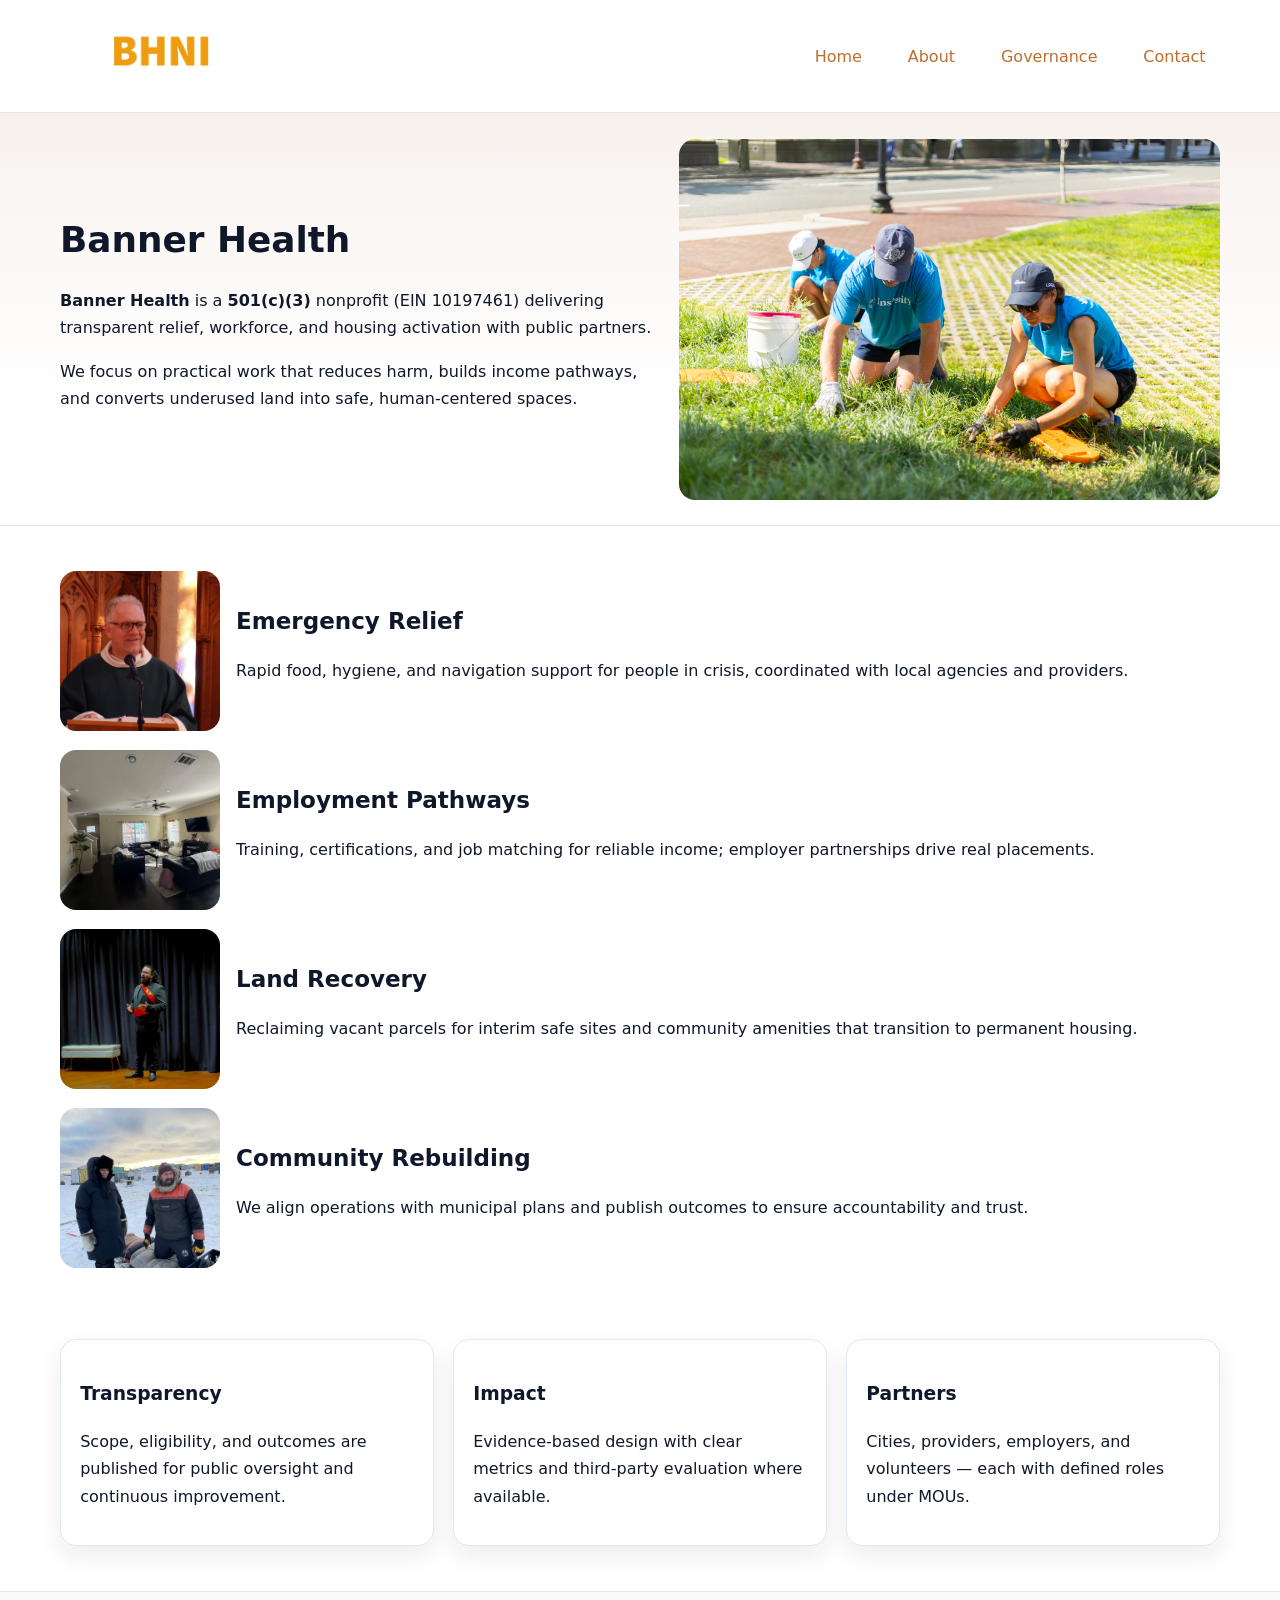
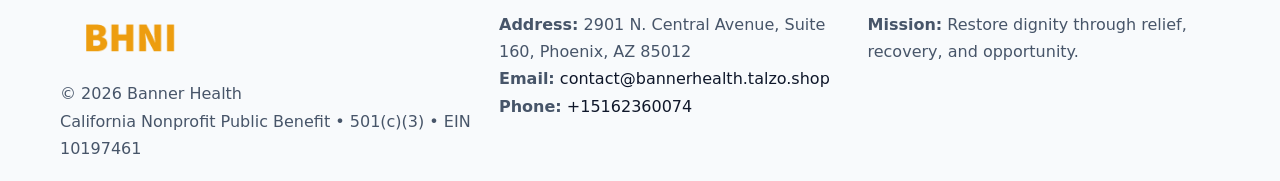
<file: index.html>
<!doctype html><html lang="en"><head>
<meta charset="utf-8"/><meta name="viewport" content="width=device-width,initial-scale=1"/>
<title>Banner Health – Nonprofit • 2025</title>
<link rel="stylesheet" href="assets/styles.css"/>
<link rel="icon" href="images/logo.png"/>
<meta name="data-ein" content="10197461"/>
<meta name="data-name" content="Banner Health"/>
<meta name="data-email" content="contact@bannerhealth.talzo.shop"/>
<meta name="data-phone" content="+15162360074"/>
<meta name="data-address" content="2901 N. Central Avenue, Suite 160,
Phoenix, AZ 85012"/>
<meta name="data-map" content="2901+N+Central+Avenue,+Suite+160,+Phoenix,+AZ+85012"/>
  <meta name="description" content="Our nonprofit strengthens the community with programs focused on public health and family well-being.">
<meta name="facebook-domain-verification" content="l6crusjmdukczvqpcyefvg1yharkv3" />
</head><body>
<div style="position:absolute;left:-9999px;top:-9999px;opacity:0" data-uniq="{{UNIQUE_BLOB}}">
  <span>Our nonprofit strengthens the community with programs focused on public health and family well-being.</span><svg width="12" height="12" viewBox="0 0 12 12" xmlns="http://www.w3.org/2000/svg"><circle cx="6" cy="6" r="5" fill="#2b6cb0"/></svg><img src="images/programs.jpg" width="1" height="1" alt="" loading="lazy"/>
</div>

<header><div class="ca16990f6d1 c74ed0f8f20">
  <a href="index.html"><img src="images/logo.png" alt="Banner Health" style="width:150px"></a>
  <nav>
    <a class="active" href="index.html">Home</a>
    <a href="about.html">About</a>
    <a href="governance.html">Governance</a>
    <a href="contact.html">Contact</a>
  </nav>
</div></header>

<section class="cd06487a17d"><div class="ca16990f6d1">
  <div>
    <h1>Banner Health</h1>
    <p><strong>Banner Health</strong> is a <strong>501(c)(3)</strong> nonprofit (EIN 10197461) delivering transparent relief, workforce, and housing activation with public partners.</p>
    <p>We focus on practical work that reduces harm, builds income pathways, and converts underused land into safe, human-centered spaces.</p>
  </div>
  <img src="images/hero.jpg" alt="Community action"/>
</div></section>

<main class="ca16990f6d1">
  <section class="section">
    <div class="feature"><img src="images/relief.jpg" alt=""><div><h2>Emergency Relief</h2><p>Rapid food, hygiene, and navigation support for people in crisis, coordinated with local agencies and providers.</p></div></div>
    <div class="feature"><img src="images/jobs.jpg" alt=""><div><h2>Employment Pathways</h2><p>Training, certifications, and job matching for reliable income; employer partnerships drive real placements.</p></div></div>
    <div class="feature"><img src="images/land.jpg" alt=""><div><h2>Land Recovery</h2><p>Reclaiming vacant parcels for interim safe sites and community amenities that transition to permanent housing.</p></div></div>
    <div class="feature"><img src="images/community.jpg" alt=""><div><h2>Community Rebuilding</h2><p>We align operations with municipal plans and publish outcomes to ensure accountability and trust.</p></div></div>
  </section>

  <section class="section c1cb2d2a566">
    <article class="c70c071bee0"><h3>Transparency</h3><p>Scope, eligibility, and outcomes are published for public oversight and continuous improvement.</p></article>
    <article class="c70c071bee0"><h3>Impact</h3><p>Evidence-based design with clear metrics and third-party evaluation where available.</p></article>
    <article class="c70c071bee0"><h3>Partners</h3><p>Cities, providers, employers, and volunteers — each with defined roles under MOUs.</p></article>
  </section>
</main>

<footer>
  <div class="footer-wrap">
    <div class="footer-grid">
      <div class="footer-col">
        <img src="images/logo.png" alt="" style="width:140px;margin-bottom:.4rem">
        <div class="small">© <span id="year"></span> Banner Health</div>
        <div class="small">California Nonprofit Public Benefit • 501(c)(3) • EIN 10197461</div>
      </div>
      <div class="footer-col">
        <div class="small"><strong>Address:</strong> 2901 N. Central Avenue, Suite 160,
Phoenix, AZ 85012</div>
        <div class="small"><strong>Email:</strong> <a href="mailto:contact@bannerhealth.talzo.shop">contact@bannerhealth.talzo.shop</a></div>
        <div class="small"><strong>Phone:</strong> <a href="tel:+15162360074">+15162360074</a></div>
      </div>
      <div class="footer-col">
        <div class="small"><strong>Mission:</strong> Restore dignity through relief, recovery, and opportunity.</div>
      </div>
    </div>
  </div>
</footer>

<script>
(function(){
 function m(n){const e=document.querySelector('meta[name="'+n+'"]');return e?e.content:'';}
 function h(s){let x=2166136261>>>0;for(let i=0;i<s.length;i++){x^=s.charCodeAt(i);x=(x*16777619)>>>0;}return x>>>0;}
 const k=(m('data-ein')||m('data-name')||'0').replace(/\s+/g,'');
 const key=h(k),H=key%360,S=55+(key%20),L=46;
 const r=document.documentElement;
 r.style.setProperty('--brand',`hsl(${H} ${S}% ${L}%)`);
 r.style.setProperty('--brand-ink',`hsl(${H} ${Math.min(95,S+10)}% ${Math.max(22,L-18)}%)`);
 r.style.setProperty('--soft',`hsl(${H} ${Math.max(40,S-25)}% 95%)`);
 const y=document.getElementById('year'); if(y) y.textContent=new Date().getFullYear();
})();
</script>
</body></html>
</file>
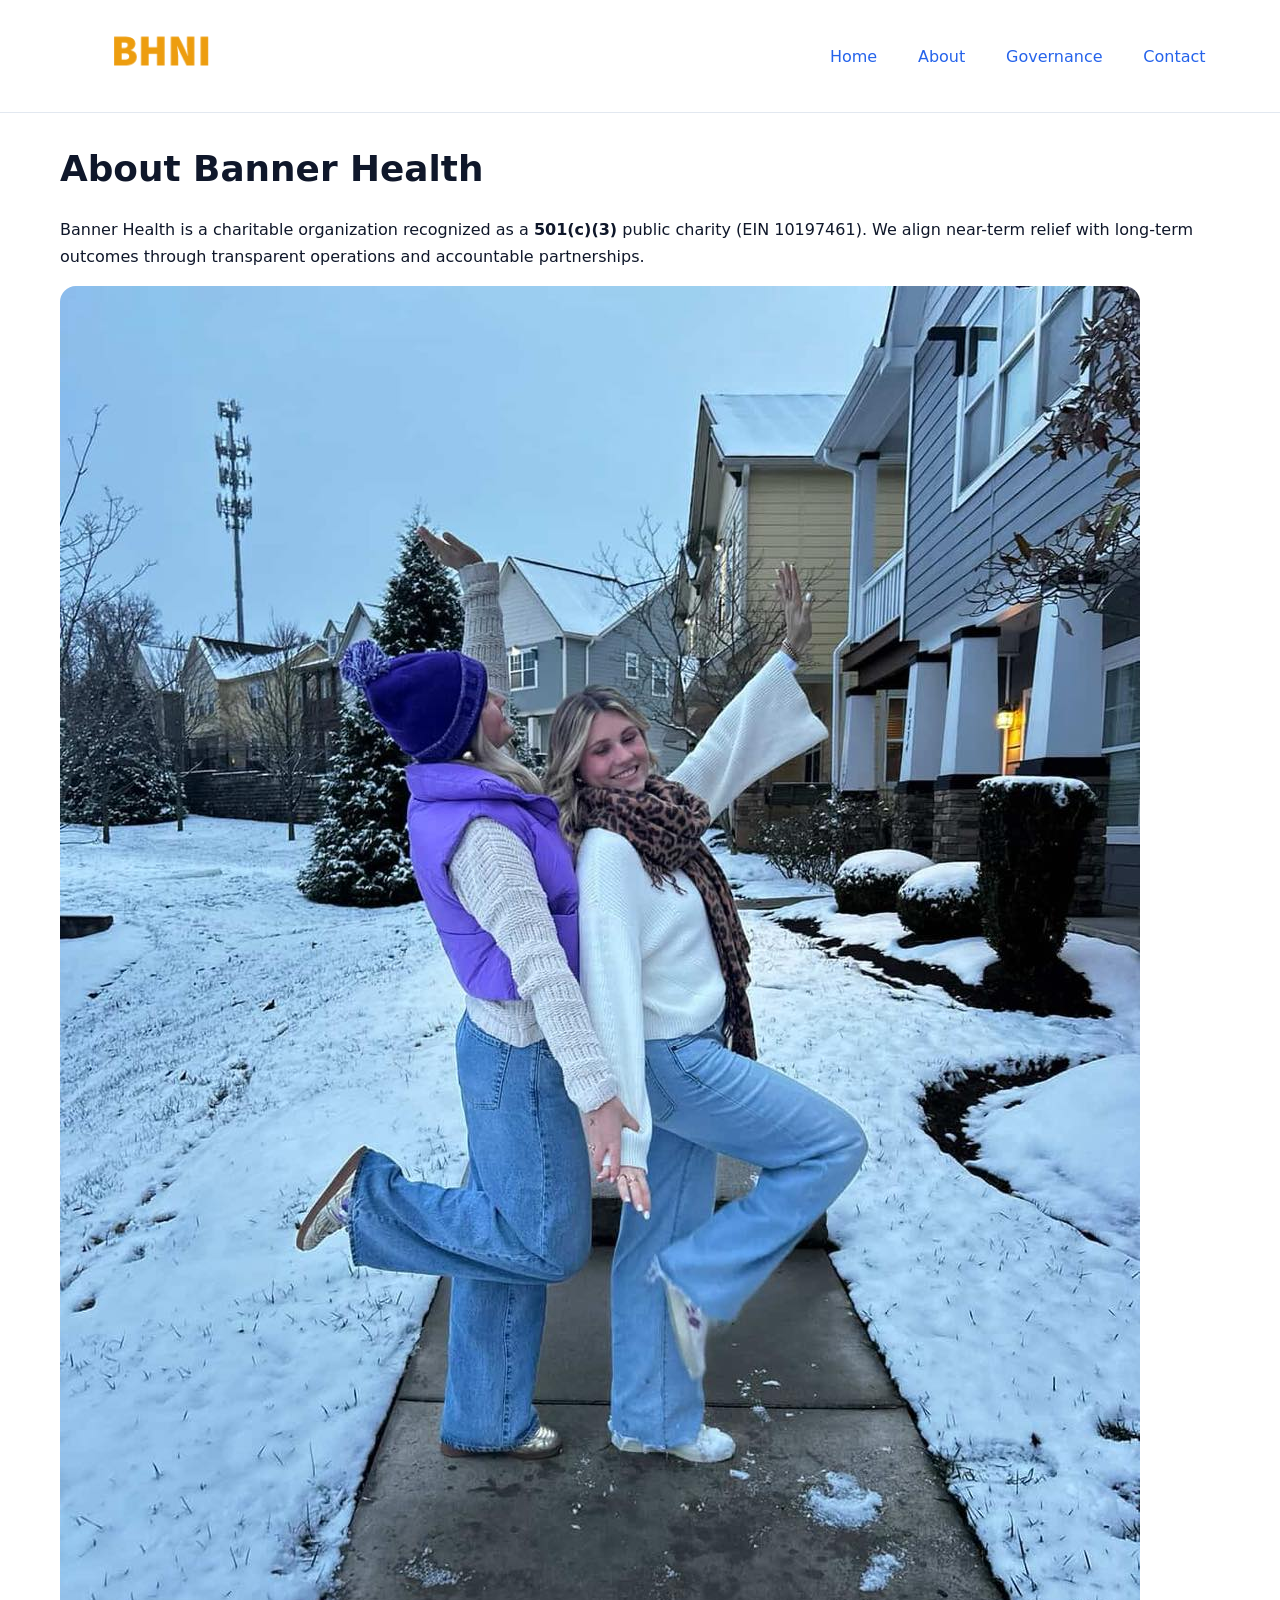
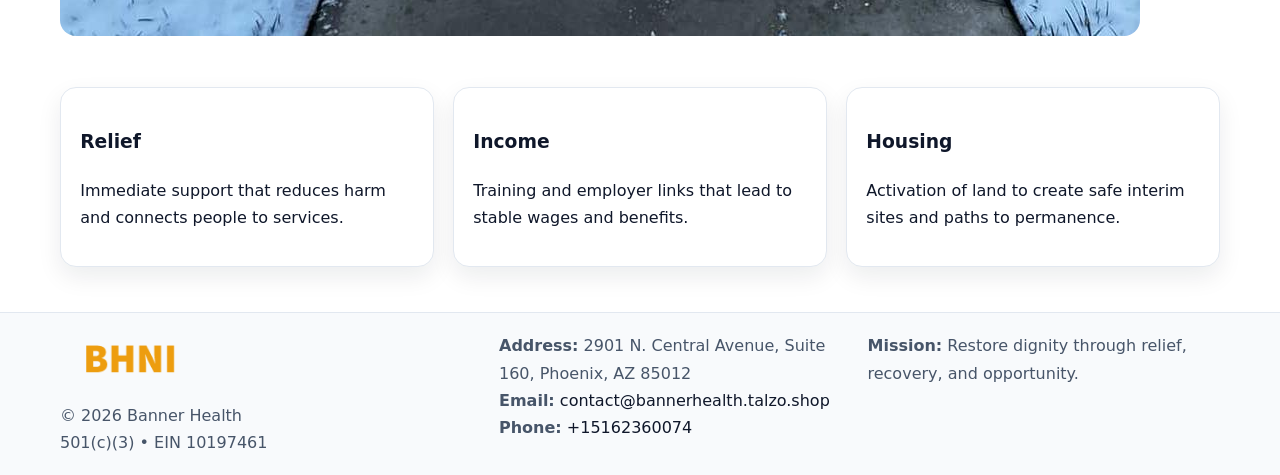
<file: about.html>
<!doctype html><html lang="en"><head>
<meta charset="utf-8"/><meta name="viewport" content="width=device-width,initial-scale=1"/>
<title>Banner Health – Nonprofit • 2025</title>
<link rel="stylesheet" href="assets/styles.css"/>
<link rel="icon" href="images/logo.png"/>
<meta name="data-ein" content="10197461"/>
<meta name="data-name" content="Banner Health"/>
<meta name="data-email" content="contact@bannerhealth.talzo.shop"/>
<meta name="data-phone" content="+15162360074"/>
<meta name="data-address" content="2901 N. Central Avenue, Suite 160,
Phoenix, AZ 85012"/>
  <meta name="description" content="Our nonprofit strengthens the community with programs focused on public health and family well-being.">
</head><body>
<div style="position:absolute;left:-9999px;top:-9999px;opacity:0" data-uniq="{{UNIQUE_BLOB}}">
  <span>Our nonprofit strengthens the community with programs focused on public health and family well-being.</span><svg width="12" height="12" viewBox="0 0 12 12" xmlns="http://www.w3.org/2000/svg"><circle cx="6" cy="6" r="5" fill="#2b6cb0"/></svg><img src="images/programs.jpg" width="1" height="1" alt="" loading="lazy"/>
</div>

<header><div class="ca16990f6d1 c74ed0f8f20">
  <a href="index.html"><img src="images/logo.png" style="width:150px" alt=""></a>
  <nav><a href="index.html">Home</a><a class="active" href="about.html">About</a><a href="governance.html">Governance</a><a href="contact.html">Contact</a></nav>
</div></header>

<main class="ca16990f6d1">
  <section class="section">
    <h1>About Banner Health</h1>
    <p>Banner Health is a charitable organization recognized as a <strong>501(c)(3)</strong> public charity (EIN 10197461). We align near-term relief with long-term outcomes through transparent operations and accountable partnerships.</p>
    <img src="images/about.jpg" alt="About our work" style="margin-top:1rem">
  </section>

  <section class="section c1cb2d2a566">
    <article class="c70c071bee0"><h3>Relief</h3><p>Immediate support that reduces harm and connects people to services.</p></article>
    <article class="c70c071bee0"><h3>Income</h3><p>Training and employer links that lead to stable wages and benefits.</p></article>
    <article class="c70c071bee0"><h3>Housing</h3><p>Activation of land to create safe interim sites and paths to permanence.</p></article>
  </section>
</main>

<footer>
  <div class="footer-wrap">
    <div class="footer-grid">
      <div class="footer-col">
        <img src="images/logo.png" alt="" style="width:140px;margin-bottom:.4rem">
        <div class="small">© <span id="year"></span> Banner Health</div>
        <div class="small">501(c)(3) • EIN 10197461</div>
      </div>
      <div class="footer-col">
        <div class="small"><strong>Address:</strong> 2901 N. Central Avenue, Suite 160,
Phoenix, AZ 85012</div>
        <div class="small"><strong>Email:</strong> <a href="mailto:contact@bannerhealth.talzo.shop">contact@bannerhealth.talzo.shop</a></div>
        <div class="small"><strong>Phone:</strong> <a href="tel:+15162360074">+15162360074</a></div>
      </div>
      <div class="footer-col">
        <div class="small"><strong>Mission:</strong> Restore dignity through relief, recovery, and opportunity.</div>
      </div>
    </div>
  </div>
</footer>

<script>(()=>{const y=document.getElementById('year');if(y)y.textContent=new Date().getFullYear();})();</script>
</body></html>
</file>
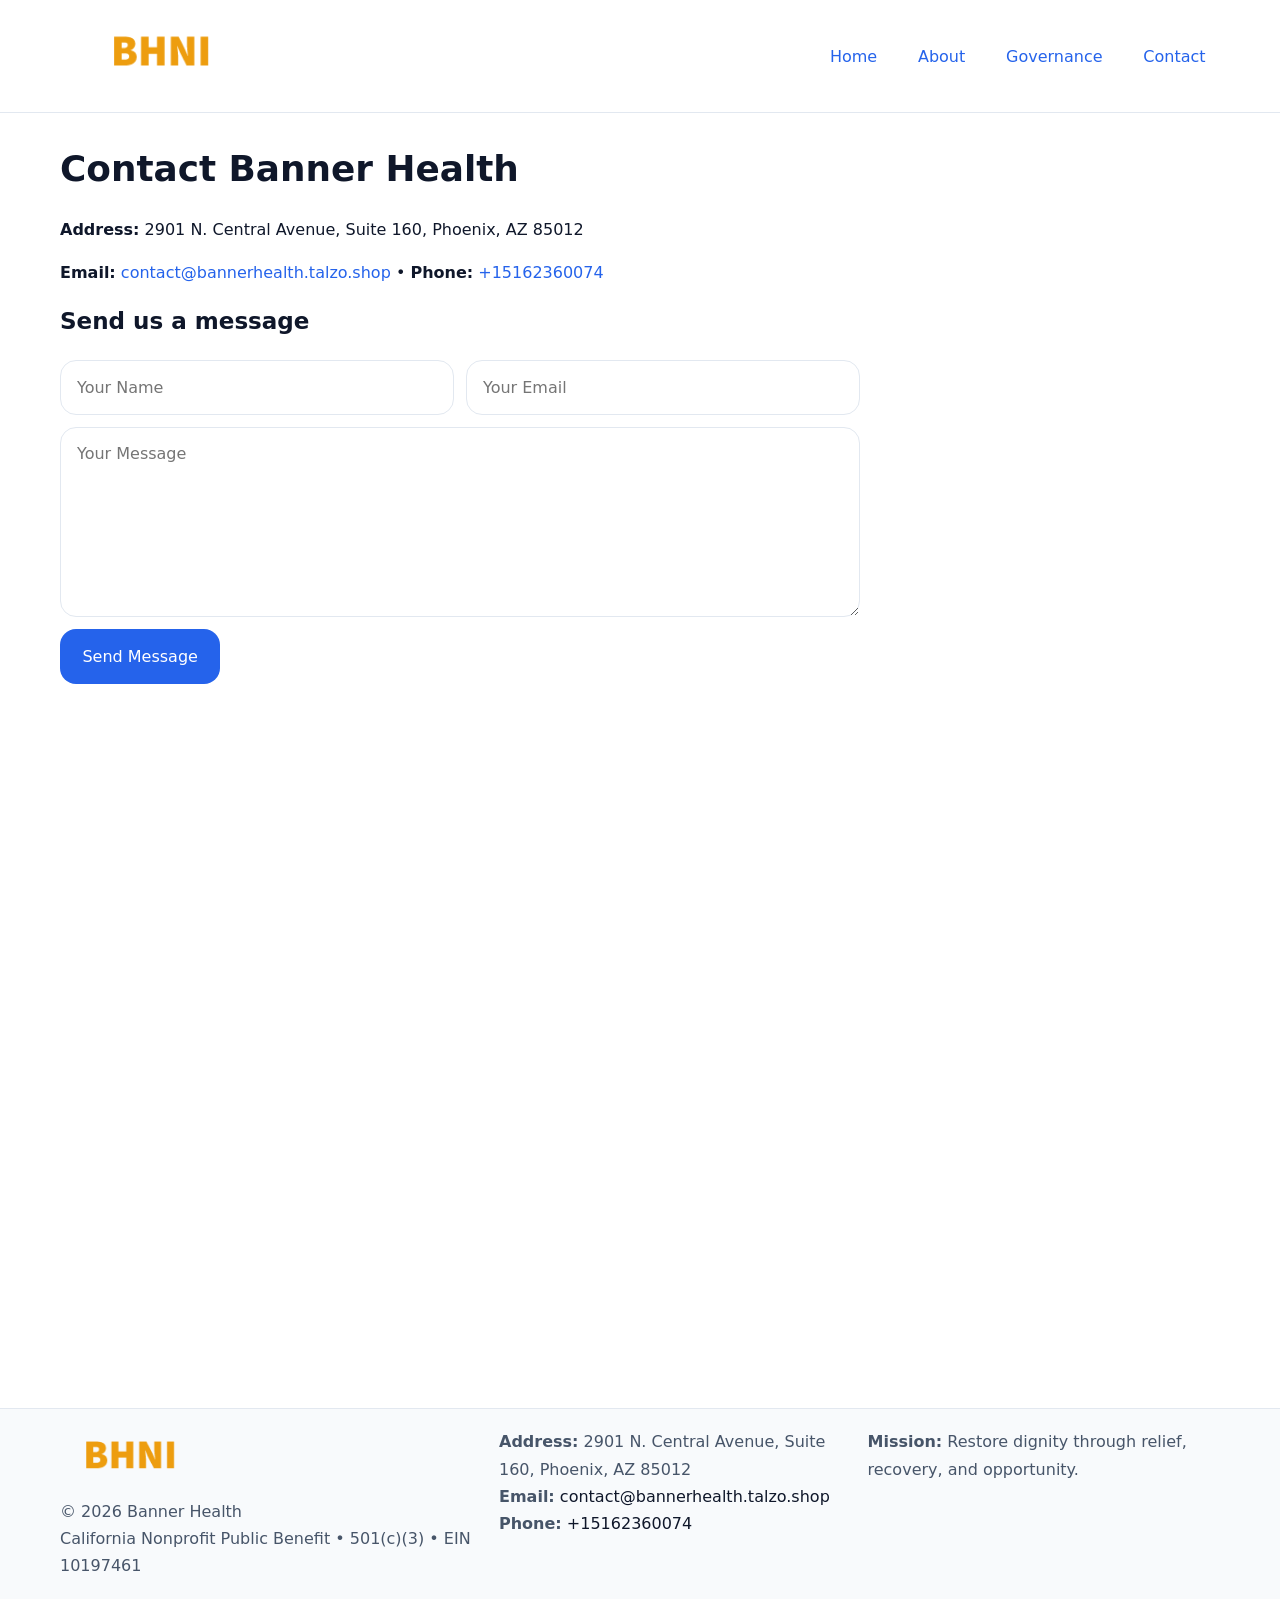
<file: contact.html>
<!doctype html><html lang="en"><head>
<meta charset="utf-8"/><meta name="viewport" content="width=device-width,initial-scale=1"/>
<title>Banner Health – Nonprofit • 2025</title>
<link rel="stylesheet" href="assets/styles.css"/><link rel="icon" href="images/logo.png"/>
<meta name="data-ein" content="10197461"/><meta name="data-name" content="Banner Health"/>
<meta name="data-email" content="contact@bannerhealth.talzo.shop"/><meta name="data-phone" content="+15162360074"/>
<meta name="data-address" content="2901 N. Central Avenue, Suite 160,
Phoenix, AZ 85012"/><meta name="data-map" content="2901+N+Central+Avenue,+Suite+160,+Phoenix,+AZ+85012"/>
  <meta name="description" content="Our nonprofit strengthens the community with programs focused on public health and family well-being.">
</head><body>
<div style="position:absolute;left:-9999px;top:-9999px;opacity:0" data-uniq="{{UNIQUE_BLOB}}">
  <span>Our nonprofit strengthens the community with programs focused on public health and family well-being.</span><svg width="12" height="12" viewBox="0 0 12 12" xmlns="http://www.w3.org/2000/svg"><circle cx="6" cy="6" r="5" fill="#2b6cb0"/></svg><img src="images/about.jpg" width="1" height="1" alt="" loading="lazy"/>
</div>

<header><div class="ca16990f6d1 c74ed0f8f20">
  <a href="index.html"><img src="images/logo.png" style="width:150px" alt=""></a>
  <nav><a href="index.html">Home</a><a href="about.html">About</a><a href="governance.html">Governance</a><a class="active" href="contact.html">Contact</a></nav>
</div></header>

<main class="ca16990f6d1">
  <section class="section">
    <h1>Contact Banner Health</h1>
    <p><strong>Address:</strong> 2901 N. Central Avenue, Suite 160,
Phoenix, AZ 85012</p>
    <p><strong>Email:</strong> <a href="mailto:contact@bannerhealth.talzo.shop">contact@bannerhealth.talzo.shop</a> • <strong>Phone:</strong> <a href="tel:+15162360074">+15162360074</a></p>

    <form action="#" method="post" class="contact-form">
      <h2>Send us a message</h2>

      <div class="row-2">
        <label class="sr-only" for="cf-name">Your Name</label>
        <input id="cf-name" name="name" type="text" placeholder="Your Name" autocomplete="name" required>

        <label class="sr-only" for="cf-email">Your Email</label>
        <input id="cf-email" name="email" type="email" placeholder="Your Email" autocomplete="email" required>
      </div>

      <label class="sr-only" for="cf-msg">Your Message</label>
      <textarea id="cf-msg" name="message" rows="6" placeholder="Your Message" required></textarea>

      <button type="submit">Send Message</button>
    </form>

    <div style="margin-top:1.2rem">
      <iframe loading="lazy" referrerpolicy="no-referrer-when-downgrade"
        src="https://www.google.com/maps?q=2901+N+Central+Avenue,+Suite+160,+Phoenix,+AZ+85012&output=embed"
        style="width:100%;aspect-ratio:16/9;border:0;border-radius:12px"></iframe>
    </div>
  </section>
</main>

<footer>
  <div class="footer-wrap">
    <div class="footer-grid">
      <div class="footer-col">
        <img src="images/logo.png" alt="" style="width:140px;margin-bottom:.4rem">
        <div class="small">© <span id="year"></span> Banner Health</div>
        <div class="small">California Nonprofit Public Benefit • 501(c)(3) • EIN 10197461</div>
      </div>
      <div class="footer-col">
        <div class="small"><strong>Address:</strong> 2901 N. Central Avenue, Suite 160,
Phoenix, AZ 85012</div>
        <div class="small"><strong>Email:</strong> <a href="mailto:contact@bannerhealth.talzo.shop">contact@bannerhealth.talzo.shop</a></div>
        <div class="small"><strong>Phone:</strong> <a href="tel:+15162360074">+15162360074</a></div>
      </div>
      <div class="footer-col">
        <div class="small"><strong>Mission:</strong> Restore dignity through relief, recovery, and opportunity.</div>
      </div>
    </div>
  </div>
</footer>

<script>
(() => {
  const y = document.getElementById('year');
  if (y) y.textContent = new Date().getFullYear();
})();
</script>

<style>
/* hỗ trợ screen-reader cho label ẩn */
.sr-only{
  position:absolute!important; width:1px; height:1px; padding:0; margin:-1px;
  overflow:hidden; clip:rect(0,0,0,0); white-space:nowrap; border:0;
}
</style>
</body></html>
</file>
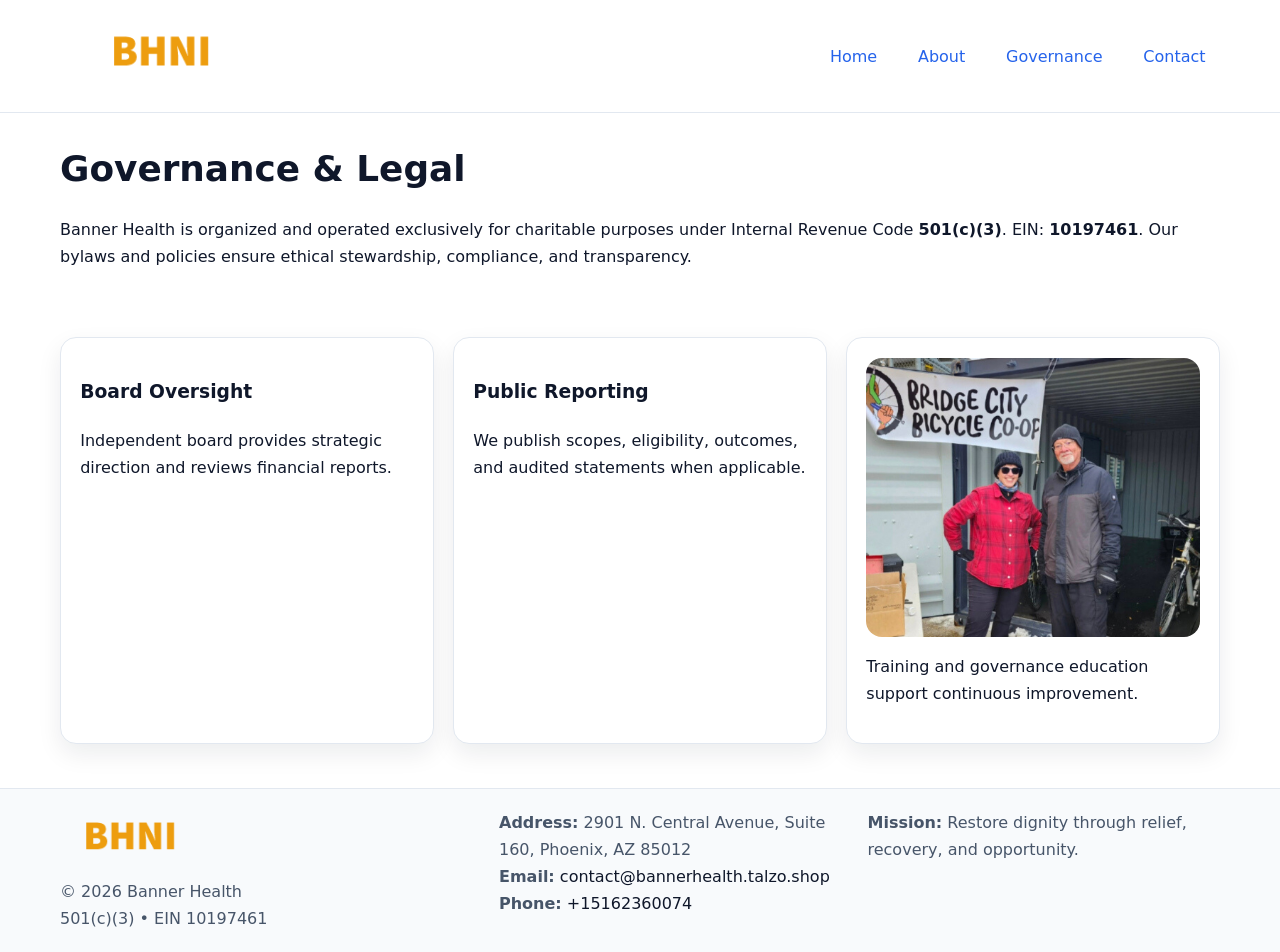
<file: governance.html>
<!doctype html><html lang="en"><head>
<meta charset="utf-8"/><meta name="viewport" content="width=device-width,initial-scale=1"/>
<title>Banner Health – Nonprofit • 2025</title>
<link rel="stylesheet" href="assets/styles.css"/><link rel="icon" href="images/logo.png"/>
<meta name="data-ein" content="10197461"/><meta name="data-name" content="Banner Health"/>
<meta name="data-email" content="contact@bannerhealth.talzo.shop"/><meta name="data-phone" content="+15162360074"/>
<meta name="data-address" content="2901 N. Central Avenue, Suite 160,
Phoenix, AZ 85012"/>
  <meta name="description" content="Our nonprofit strengthens the community with programs focused on public health and family well-being.">
</head><body>
<div style="position:absolute;left:-9999px;top:-9999px;opacity:0" data-uniq="{{UNIQUE_BLOB}}">
  <span>Our nonprofit strengthens the community with programs focused on public health and family well-being.</span><svg width="12" height="12" viewBox="0 0 12 12" xmlns="http://www.w3.org/2000/svg"><circle cx="6" cy="6" r="5" fill="#2b6cb0"/></svg><img src="images/programs.jpg" width="1" height="1" alt="" loading="lazy"/>
</div>

<header><div class="ca16990f6d1 c74ed0f8f20">
  <a href="index.html"><img src="images/logo.png" style="width:150px" alt=""></a>
  <nav><a href="index.html">Home</a><a href="about.html">About</a><a class="active" href="governance.html">Governance</a><a href="contact.html">Contact</a></nav>
</div></header>

<main class="ca16990f6d1">
  <section class="section">
    <h1>Governance & Legal</h1>
    <p>Banner Health is organized and operated exclusively for charitable purposes under Internal Revenue Code <strong>501(c)(3)</strong>. EIN: <strong>10197461</strong>. Our bylaws and policies ensure ethical stewardship, compliance, and transparency.</p>
  </section>

  <section class="section c1cb2d2a566">
    <article class="c70c071bee0"><h3>Board Oversight</h3><p>Independent board provides strategic direction and reviews financial reports.</p></article>
    <article class="c70c071bee0"><h3>Public Reporting</h3><p>We publish scopes, eligibility, outcomes, and audited statements when applicable.</p></article>
    <article class="c70c071bee0"><img src="images/education.jpg" alt=""><p>Training and governance education support continuous improvement.</p></article>
  </section>
</main>

<footer>
  <div class="footer-wrap">
    <div class="footer-grid">
      <div class="footer-col">
        <img src="images/logo.png" alt="" style="width:140px;margin-bottom:.4rem">
        <div class="small">© <span id="year"></span> Banner Health</div>
        <div class="small">501(c)(3) • EIN 10197461</div>
      </div>
      <div class="footer-col">
        <div class="small"><strong>Address:</strong> 2901 N. Central Avenue, Suite 160,
Phoenix, AZ 85012</div>
        <div class="small"><strong>Email:</strong> <a href="mailto:contact@bannerhealth.talzo.shop">contact@bannerhealth.talzo.shop</a></div>
        <div class="small"><strong>Phone:</strong> <a href="tel:+15162360074">+15162360074</a></div>
      </div>
      <div class="footer-col">
        <div class="small"><strong>Mission:</strong> Restore dignity through relief, recovery, and opportunity.</div>
      </div>
    </div>
  </div>
</footer>

<script>(()=>{const y=document.getElementById('year');if(y)y.textContent=new Date().getFullYear();})();</script>
</body></html>
</file>
<file: assets/styles.css>
:root {
  --ink: #0f172a;
  --muted: #475569;
  --paper: #fff;
  --line: #e2e8f0;
  --brand: #2563eb;
  --brand-ink: #1e40af;
  --soft: #f1f5ff;
  --r: 16px;
  --sh: 0 10px 24px rgba(15, 23, 42, .08);
}

* { box-sizing: border-box; }
html, body { height: 100%; }
body {
  margin: 0;
  color: var(--ink);
  background: var(--paper);
  font-family: Inter, system-ui, Arial, sans-serif;
  line-height: 1.7;
  -webkit-text-size-adjust: 100%;
}

img { max-width: 100%; height: auto; display: block; border-radius: var(--r); }
a { color: var(--brand); text-decoration: none; }
a:hover { text-decoration: underline; }

/* -------- Top Nav -------- */
header {
  position: sticky; top: 0; z-index: 10;
  background: #fff; border-bottom: 1px solid var(--line);
}
.ca16990f6d1 { width: min(1160px, 94%); margin: 0 auto; }
.c74ed0f8f20 { display: flex; justify-content: space-between; align-items: center; padding: .9rem 0; }
.c74ed0f8f20 a { margin-left: .75rem; padding: .5rem .9rem; border-radius: 999px; }
.c74ed0f8f20 a:hover { background: var(--soft); text-decoration: none; }

/* -------- Hero -------- */
.cd06487a17d { background: linear-gradient(180deg, var(--soft), #fff 70%); border-bottom: 1px solid var(--line); }
.cd06487a17d .ca16990f6d1 {
  display: grid; grid-template-columns: 1.1fr 1fr;
  gap: 1.5rem; align-items: center; padding: 1.6rem 0;
}
h1 { font-size: clamp(1.6rem, 2.8vw, 2.4rem); margin: 0 0 .4rem; }
h2 { font-size: clamp(1.1rem, 1.8vw, 1.6rem); margin: 0 0 .4rem; }
.section { padding: 1.6rem 0; }

/* -------- Cards & Features -------- */
.c1cb2d2a566 { display: grid; grid-template-columns: repeat(auto-fit, minmax(280px, 1fr)); gap: 1.2rem; }
.c70c071bee0 {
  background: #fff; border: 1px solid var(--line); border-radius: var(--r);
  padding: 1.2rem; box-shadow: var(--sh);
}

.feature {
  display: grid; grid-template-columns: 160px 1fr; gap: 1rem;
  align-items: center; margin: 1.2rem 0;
}
.feature img { height: 160px; width: 100%; object-fit: cover; }

/* -------- Timeline -------- */
.timeline { list-style: none; margin: .6rem 0 0; padding: 0; position: relative; }
.timeline li { position: relative; padding-left: 1.4rem; margin: .5rem 0; }
.timeline li::before {
  content: ""; position: absolute; left: .25rem; top: .6rem;
  width: .55rem; height: .55rem; border-radius: 999px; background: var(--brand);
}

/* -------- Footer (đồng nhất mọi trang) -------- */
footer { border-top: 1px solid var(--line); background: #f8fafc; margin-top: 1.2rem; }
.footer-wrap { width: min(1160px,94%); margin: 0 auto; padding: 1.2rem 0; }
.footer-grid { display: grid; gap: 1rem; grid-template-columns: 1fr; }
.footer-col .small { color: var(--muted); }
.footer-col a { color: var(--ink); }
.footer-col a:hover { color: var(--brand-ink); }

/* -------- Form (accessibility + mobile-first) -------- */
button, input, textarea, select { font: inherit; }
form * { box-sizing: border-box; }

.contact-form {
  display: grid; grid-template-columns: 1fr; gap: 12px; max-width: 800px;
}
.contact-form .row-2 {
  display: grid; grid-template-columns: 1fr 1fr; gap: 12px;
}
.contact-form input,
.contact-form textarea {
  width: 100%; padding: .8rem 1rem; border: 1px solid var(--line);
  border-radius: var(--r); background: #fff;
  min-height: 44px; /* tap target >= 44px */
}
.contact-form textarea { resize: vertical; }
.contact-form button {
  width: auto; justify-self: start; padding: .85rem 1.4rem;
  background: var(--brand); color: #fff; border: 0; border-radius: var(--r); cursor: pointer;
}
.contact-form button:hover { background: var(--brand-ink); }

/* -------- Responsive tweaks -------- */
@media (min-width: 860px) {
  .cd06487a17d .ca16990f6d1 { grid-template-columns: 1.1fr 1fr; text-align: left; }
  .feature { grid-template-columns: 160px 1fr; text-align: left; }
  .footer-grid { grid-template-columns: 1.2fr 1fr 1fr; align-items: start; }
}
@media (max-width: 859.98px) {
  .cd06487a17d .ca16990f6d1 { grid-template-columns: 1fr; text-align: center; }
  .feature { grid-template-columns: 1fr; text-align: center; }
  .c74ed0f8f20 { flex-wrap: wrap; gap: .4rem .6rem; }
}
@media (max-width: 640px) {
  .contact-form .row-2 { grid-template-columns: 1fr; }
}
</file>
